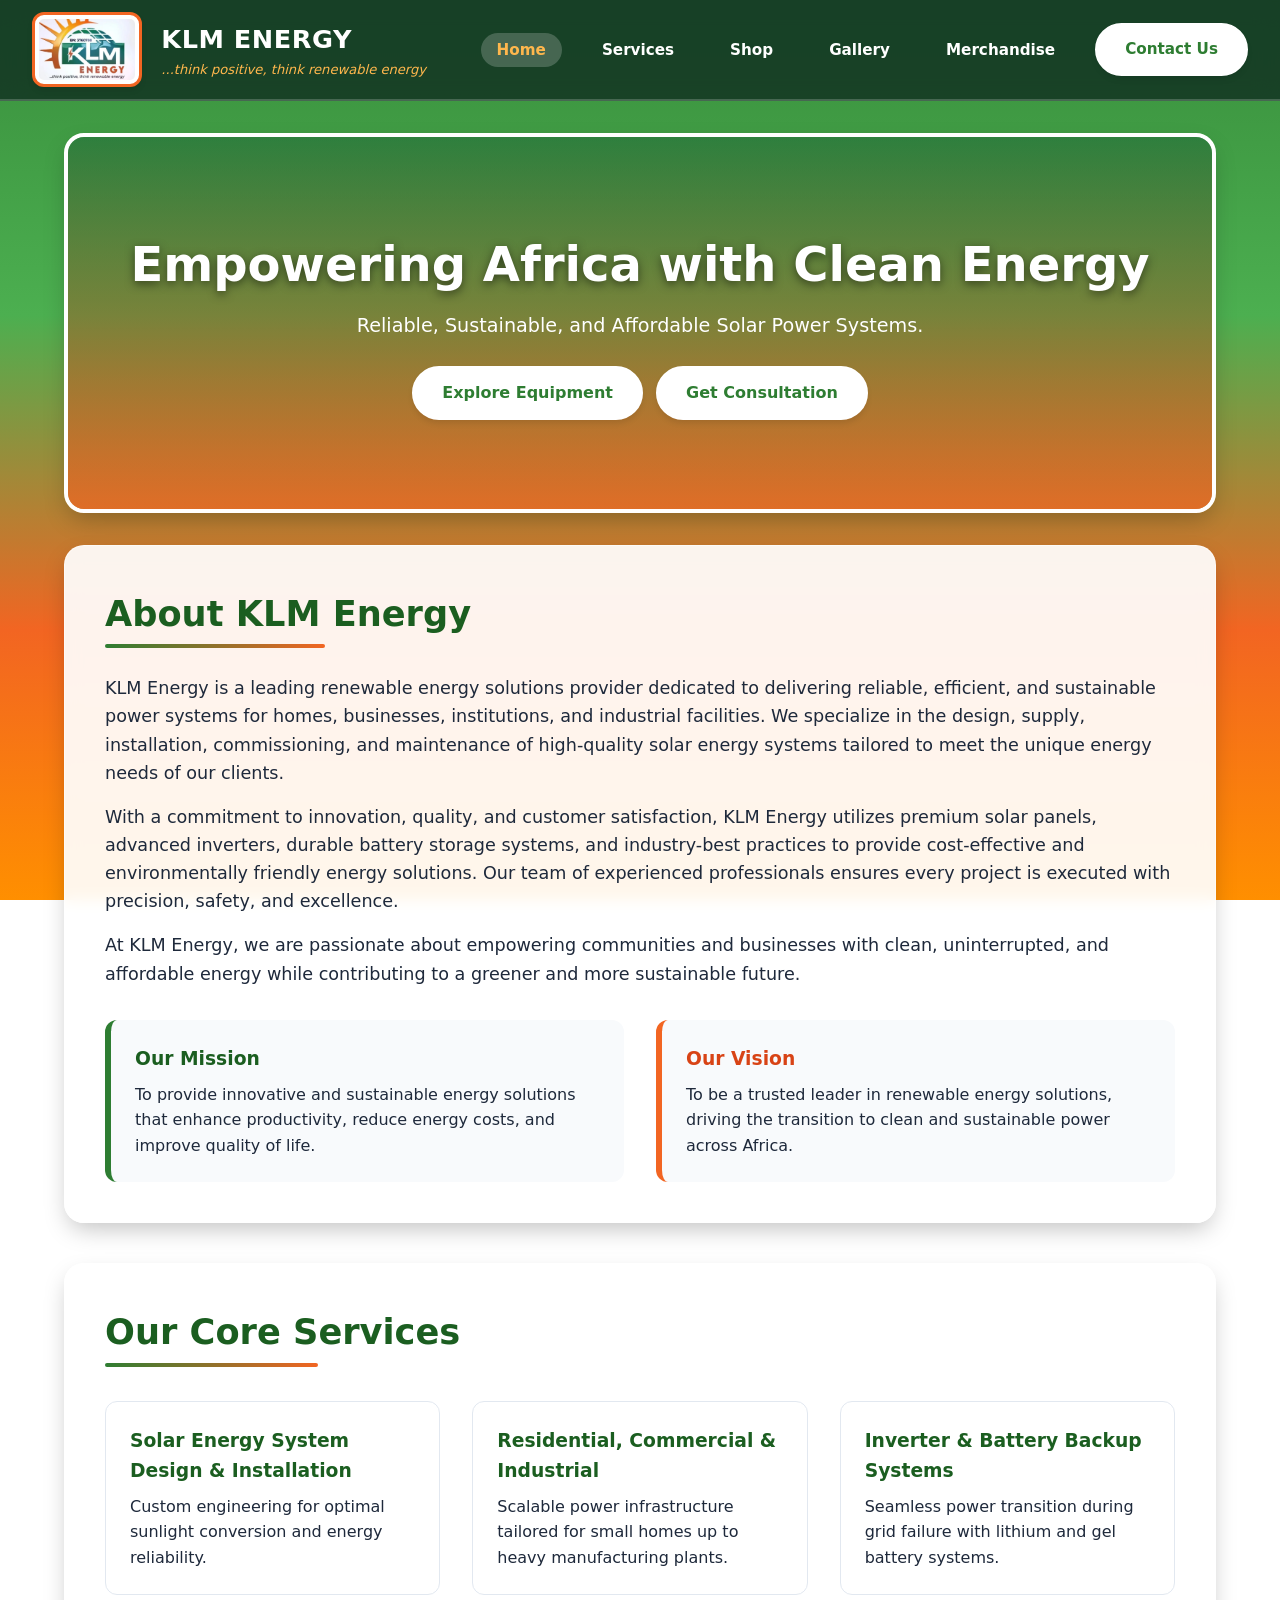
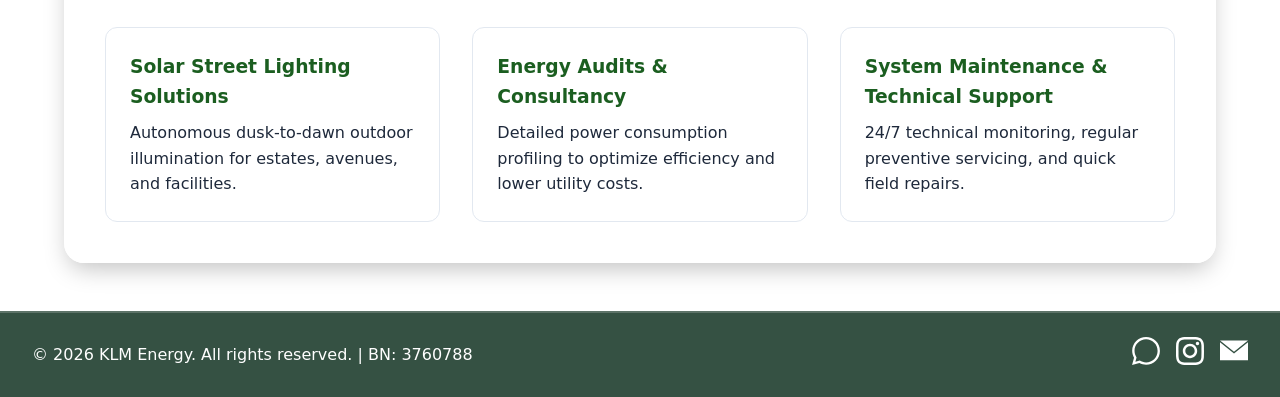
<file: index.html>
<!DOCTYPE html>
<html lang="en">
<head>
  <meta charset="UTF-8">
  <meta name="viewport" content="width=device-width, initial-scale=1.0">
  <title>KLM Energy | Clean & Sustainalble Power Solutions</title>
  <link rel="stylesheet" href="style.css">
</head>
<body>

  <!-- Navigation -->
  <header class="header-nav">
    <a href="index.html" class="brand-container">
      <img src="logo2.jpeg" alt="KLM Energy Logo" class="brand-logo">
      <div>
        <span class="brand-title">KLM ENERGY</span>
        <span class="brand-tagline">...think positive, think renewable energy</span>
      </div>
    </a>
    <ul class="nav-links">
      <li><a href="index.html" class="active">Home</a></li>
      <li><a href="services.html">Services</a></li>
      <li><a href="shop.html">Shop</a></li>
      <li><a href="gallery.html">Gallery</a></li>
      <li><a href="merch.html">Merchandise</a></li>
      <li><a href="contact.html" class="btn-custom">Contact Us</a></li>
    </ul>
  </header>

  <main class="page-container">
    
    <!-- Hero Montage Video Header (Repeats continuously, no controls) -->
    <div class="hero-montage-container">
      <video class="hero-montage-video" autoplay loop muted playsinline>
        <source src="montage.mp4" type="video/mp4">
        Your browser does not support video playback.
      </video>
      <div class="hero-overlay-text">
        <h1>Empowering Africa with Clean Energy</h1>
        <p style="font-size: 1.2rem; margin-top: 0.5rem;">Reliable, Sustainable, and Affordable Solar Power Systems.</p>
        <div style="margin-top: 1.5rem;">
          <a href="shop.html" class="btn-custom">Explore Equipment</a>
          <a href="contact.html" class="btn-custom" style="margin-left: 0.5rem;">Get Consultation</a>
        </div>
      </div>
    </div>

    <!-- About KLM Energy -->
    <section class="card-panel">
      <h2 class="section-title">About KLM Energy</h2>
      <p style="font-size: 1.1rem; margin-top: 1rem;">
        KLM Energy is a leading renewable energy solutions provider dedicated to delivering reliable, efficient, and sustainable power systems for homes, businesses, institutions, and industrial facilities. We specialize in the design, supply, installation, commissioning, and maintenance of high-quality solar energy systems tailored to meet the unique energy needs of our clients.
      </p>
      <p style="font-size: 1.1rem; margin-top: 1rem;">
        With a commitment to innovation, quality, and customer satisfaction, KLM Energy utilizes premium solar panels, advanced inverters, durable battery storage systems, and industry-best practices to provide cost-effective and environmentally friendly energy solutions. Our team of experienced professionals ensures every project is executed with precision, safety, and excellence.
      </p>
      <p style="font-size: 1.1rem; margin-top: 1rem;">
        At KLM Energy, we are passionate about empowering communities and businesses with clean, uninterrupted, and affordable energy while contributing to a greener and more sustainable future.
      </p>

      <div class="grid-2" style="margin-top: 2rem;">
        <div style="background: var(--color-offwhite); padding: 1.5rem; border-radius: 12px; border-left: 6px solid var(--color-green-mid);">
          <h3 style="color: var(--color-green-dark); margin-bottom: 0.5rem;">Our Mission</h3>
          <p>To provide innovative and sustainable energy solutions that enhance productivity, reduce energy costs, and improve quality of life.</p>
        </div>
        <div style="background: var(--color-offwhite); padding: 1.5rem; border-radius: 12px; border-left: 6px solid var(--color-orange-mid);">
          <h3 style="color: var(--color-orange-dark); margin-bottom: 0.5rem;">Our Vision</h3>
          <p>To be a trusted leader in renewable energy solutions, driving the transition to clean and sustainable power across Africa.</p>
        </div>
      </div>
    </section>

    <!-- Our Services Highlight -->
    <section class="card-panel">
      <h2 class="section-title">Our Core Services</h2>
      <div class="grid-3" style="margin-top: 1.5rem;">
        <div class="feature-card-body" style="background: white; border-radius: 12px; border: 1px solid #e2e8f0; padding: 1.5rem;">
          <h3>Solar Energy System Design & Installation</h3>
          <p>Custom engineering for optimal sunlight conversion and energy reliability.</p>
        </div>
        <div class="feature-card-body" style="background: white; border-radius: 12px; border: 1px solid #e2e8f0; padding: 1.5rem;">
          <h3>Residential, Commercial & Industrial</h3>
          <p>Scalable power infrastructure tailored for small homes up to heavy manufacturing plants.</p>
        </div>
        <div class="feature-card-body" style="background: white; border-radius: 12px; border: 1px solid #e2e8f0; padding: 1.5rem;">
          <h3>Inverter & Battery Backup Systems</h3>
          <p>Seamless power transition during grid failure with lithium and gel battery systems.</p>
        </div>
        <div class="feature-card-body" style="background: white; border-radius: 12px; border: 1px solid #e2e8f0; padding: 1.5rem;">
          <h3>Solar Street Lighting Solutions</h3>
          <p>Autonomous dusk-to-dawn outdoor illumination for estates, avenues, and facilities.</p>
        </div>
        <div class="feature-card-body" style="background: white; border-radius: 12px; border: 1px solid #e2e8f0; padding: 1.5rem;">
          <h3>Energy Audits & Consultancy</h3>
          <p>Detailed power consumption profiling to optimize efficiency and lower utility costs.</p>
        </div>
        <div class="feature-card-body" style="background: white; border-radius: 12px; border: 1px solid #e2e8f0; padding: 1.5rem;">
          <h3>System Maintenance & Technical Support</h3>
          <p>24/7 technical monitoring, regular preventive servicing, and quick field repairs.</p>
        </div>
      </div>
    </section>

  </main>

  <footer>
    <p>&copy; 2026 KLM Energy. All rights reserved. | BN: 3760788</p>
    <div class="footer-socials">
      <a href="https://wa.me/2348034713400" target="_blank" title="WhatsApp">
        <svg viewBox="0 0 24 24"><path d="M.057 24l1.687-6.163c-1.041-1.804-1.588-3.849-1.587-5.946.003-6.556 5.338-11.891 11.893-11.891 3.181.001 6.167 1.24 8.413 3.488 2.245 2.248 3.481 5.236 3.48 8.414-.003 6.557-5.338 11.892-11.893 11.892-1.99-.001-3.951-.5-5.688-1.448l-6.305 1.654zm6.597-3.807c1.676.995 3.276 1.591 5.392 1.592 5.448 0 9.886-4.434 9.889-9.885.002-5.462-4.415-9.89-9.881-9.892-5.452 0-9.887 4.434-9.889 9.884-.001 2.225.651 3.891 1.746 5.634l-.999 3.648 3.742-.981z"/></svg>
      </a>
      <a href="https://www.instagram.com/klmenergy?igsh=amdyczJoMjVmbXZp" target="_blank" title="Instagram">
        <svg viewBox="0 0 24 24"><path d="M12 2.163c3.204 0 3.584.012 4.85.07 3.252.148 4.771 1.691 4.919 4.919.058 1.265.069 1.645.069 4.849 0 3.205-.012 3.584-.069 4.849-.149 3.225-1.664 4.771-4.919 4.919-1.266.058-1.644.07-4.85.07-3.204 0-3.584-.012-4.849-.07-3.26-.149-4.771-1.699-4.919-4.92-.058-1.265-.07-1.644-.07-4.849 0-3.204.013-3.583.07-4.849.149-3.227 1.664-4.771 4.919-4.919 1.266-.057 1.645-.069 4.849-.069zm0-2.163c-3.259 0-3.667.014-4.947.072-4.358.2-6.78 2.618-6.98 6.98-.059 1.281-.073 1.689-.073 4.948 0 3.259.014 3.668.072 4.948.2 4.358 2.618 6.78 6.98 6.98 1.281.058 1.689.072 4.948.072 3.259 0 3.668-.014 4.948-.072 4.354-.2 6.782-2.618 6.979-6.98.059-1.28.073-1.689.073-4.948 0-3.259-.014-3.667-.072-4.947-.196-4.354-2.617-6.78-6.979-6.98-1.281-.059-1.69-.073-4.949-.073zm0 5.838c-3.403 0-6.162 2.759-6.162 6.162s2.759 6.163 6.162 6.163 6.162-2.759 6.162-6.163c0-3.403-2.759-6.162-6.162-6.162zm0 10.162c-2.209 0-4-1.79-4-4 0-2.209 1.791-4 4-4s4 1.791 4 4c0 2.21-1.791 4-4 4zm6.406-11.845c-.796 0-1.441.645-1.441 1.44s.645 1.44 1.441 1.44c.795 0 1.439-.645 1.439-1.44s-.644-1.44-1.439-1.44z"/></svg>
      </a>
      <a href="mailto:klmenergy06@gmail.com" title="Email Us">
        <svg viewBox="0 0 24 24"><path d="M12 12.713l-11.985-9.713h23.971l-11.986 9.713zm-12-8.213v15.5h24v-15.5l-12 9.728-12-9.728z"/></svg>
      </a>
    </div>
  </footer>

</body>
</html>
</file>
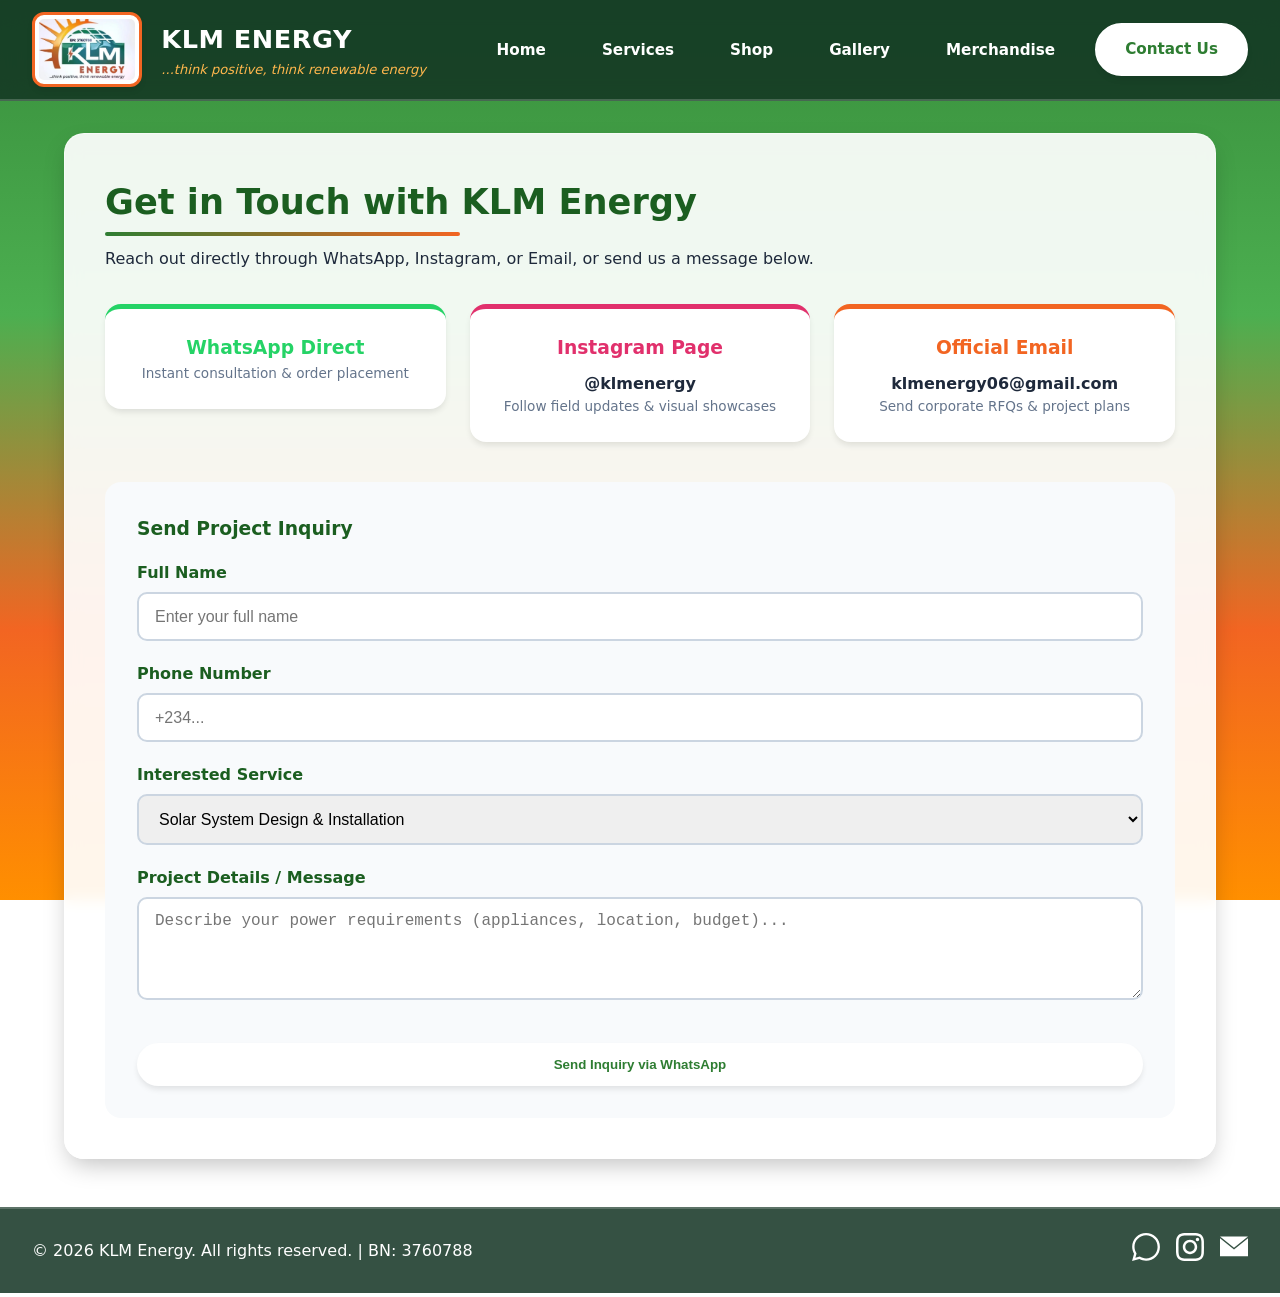
<file: contact.html>
<!DOCTYPE html>
<html lang="en">
<head>
  <meta charset="UTF-8">
  <meta name="viewport" content="width=device-width, initial-scale=1.0">
  <title>KLM Energy | Contact Us</title>
  <link rel="stylesheet" href="style.css">
</head>
<body>

  <header class="header-nav">
    <a href="index.html" class="brand-container">
      <img src="logo2.jpeg" alt="KLM Energy Logo" class="brand-logo">
      <div>
        <span class="brand-title">KLM ENERGY</span>
        <span class="brand-tagline">...think positive, think renewable energy</span>
      </div>
    </a>
    <ul class="nav-links">
      <li><a href="index.html">Home</a></li>
      <li><a href="services.html">Services</a></li>
      <li><a href="shop.html">Shop</a></li>
      <li><a href="gallery.html">Gallery</a></li>
      <li><a href="merch.html">Merchandise</a></li>
      <li><a href="contact.html" class="active btn-custom">Contact Us</a></li>
    </ul>
  </header>

  <main class="page-container">
    <section class="card-panel">
      <h2 class="section-title">Get in Touch with KLM Energy</h2>
      <p style="margin-bottom: 2rem;">Reach out directly through WhatsApp, Instagram, or Email, or send us a message below.</p>

      <!-- Stylish Social Contact Divs -->
      <div class="contact-methods">
        <a href="https://wa.me/2348034713400" target="_blank" style="text-decoration: none; color: inherit;">
          <div class="contact-card" style="border-top-color: #25d366;">
            <h3 style="color: #25d366;">WhatsApp Direct</h3>
            <p style="font-size: 0.85rem; color: #64748b;">Instant consultation & order placement</p>
          </div>
        </a>

        <a href="https://www.instagram.com/klmenergy?igsh=amdyczJoMjVmbXZp" target="_blank" style="text-decoration: none; color: inherit;">
          <div class="contact-card" style="border-top-color: #e1306c;">
            <h3 style="color: #e1306c;">Instagram Page</h3>
            <p style="margin-top: 0.5rem; font-weight: bold;">@klmenergy</p>
            <p style="font-size: 0.85rem; color: #64748b;">Follow field updates & visual showcases</p>
          </div>
        </a>

        <a href="mailto:klmenergy06@gmail.com" style="text-decoration: none; color: inherit;">
          <div class="contact-card" style="border-top-color: var(--color-orange-mid);">
            <h3 style="color: var(--color-orange-mid);">Official Email</h3>
            <p style="margin-top: 0.5rem; font-weight: bold;">klmenergy06@gmail.com</p>
            <p style="font-size: 0.85rem; color: #64748b;">Send corporate RFQs & project plans</p>
          </div>
        </a>
      </div>

      <!-- Enquiry Form directly transmitting content to WhatsApp -->
      <form id="enquiryForm" style="margin-top: 2.5rem; background: var(--color-offwhite); padding: 2rem; border-radius: 16px;">
        <h3 style="color: var(--color-green-dark); margin-bottom: 1rem;">Send Project Inquiry</h3>
        
        <div class="form-group">
          <label for="fullName">Full Name</label>
          <input type="text" id="fullName" class="form-control" placeholder="Enter your full name" required>
        </div>

        <div class="form-group">
          <label for="phone">Phone Number</label>
          <input type="tel" id="phone" class="form-control" placeholder="+234..." required>
        </div>

        <div class="form-group">
          <label for="service">Interested Service</label>
          <select id="service" class="form-control" required>
            <option value="Solar System Design & Installation">Solar System Design & Installation</option>
            <option value="Residential Solar Package">Residential Solar Package</option>
            <option value="Commercial / Industrial Installation">Commercial / Industrial Installation</option>
            <option value="Inverter & Battery Backup">Inverter & Battery Backup</option>
            <option value="Solar Street Lighting">Solar Street Lighting</option>
            <option value="Solar Equipment Purchase">Solar Equipment Purchase</option>
          </select>
        </div>

        <div class="form-group">
          <label for="message">Project Details / Message</label>
          <textarea id="message" rows="4" class="form-control" placeholder="Describe your power requirements (appliances, location, budget)..." required></textarea>
        </div>

        <button type="submit" class="btn-custom" style="width: 100%; justify-content: center; margin-top: 1rem;">
          Send Inquiry via WhatsApp
        </button>
      </form>
    </section>
  </main>

  <footer>
    <p>&copy; 2026 KLM Energy. All rights reserved. | BN: 3760788</p>
    <div class="footer-socials">
      <a href="https://wa.me/2348034713400" target="_blank"><svg viewBox="0 0 24 24"><path d="M.057 24l1.687-6.163c-1.041-1.804-1.588-3.849-1.587-5.946.003-6.556 5.338-11.891 11.893-11.891 3.181.001 6.167 1.24 8.413 3.488 2.245 2.248 3.481 5.236 3.48 8.414-.003 6.557-5.338 11.892-11.893 11.892-1.99-.001-3.951-.5-5.688-1.448l-6.305 1.654zm6.597-3.807c1.676.995 3.276 1.591 5.392 1.592 5.448 0 9.886-4.434 9.889-9.885.002-5.462-4.415-9.89-9.881-9.892-5.452 0-9.887 4.434-9.889 9.884-.001 2.225.651 3.891 1.746 5.634l-.999 3.648 3.742-.981z"/></svg></a>
      <a href="https://www.instagram.com/klmenergy?igsh=amdyczJoMjVmbXZp" target="_blank"><svg viewBox="0 0 24 24"><path d="M12 2.163c3.204 0 3.584.012 4.85.07 3.252.148 4.771 1.691 4.919 4.919.058 1.265.069 1.645.069 4.849 0 3.205-.012 3.584-.069 4.849-.149 3.225-1.664 4.771-4.919 4.919-1.266.058-1.644.07-4.85.07-3.204 0-3.584-.012-4.849-.07-3.26-.149-4.771-1.699-4.919-4.92-.058-1.265-.07-1.644-.07-4.849 0-3.204.013-3.583.07-4.849.149-3.227 1.664-4.771 4.919-4.919 1.266-.057 1.645-.069 4.849-.069zm0-2.163c-3.259 0-3.667.014-4.947.072-4.358.2-6.78 2.618-6.98 6.98-.059 1.281-.073 1.689-.073 4.948 0 3.259.014 3.668.072 4.948.2 4.358 2.618 6.78 6.98 6.98 1.281.058 1.689.072 4.948.072 3.259 0 3.668-.014 4.948-.072 4.354-.2 6.782-2.618 6.979-6.98.059-1.28.073-1.689.073-4.948 0-3.259-.014-3.667-.072-4.947-.196-4.354-2.617-6.78-6.979-6.98-1.281-.059-1.69-.073-4.949-.073zm0 5.838c-3.403 0-6.162 2.759-6.162 6.162s2.759 6.163 6.162 6.163 6.162-2.759 6.162-6.163c0-3.403-2.759-6.162-6.162-6.162zm0 10.162c-2.209 0-4-1.79-4-4 0-2.209 1.791-4 4-4s4 1.791 4 4c0 2.21-1.791 4-4 4zm6.406-11.845c-.796 0-1.441.645-1.441 1.44s.645 1.44 1.441 1.44c.795 0 1.439-.645 1.439-1.44s-.644-1.44-1.439-1.44z"/></svg></a>
      <a href="mailto:klmenergy06@gmail.com"><svg viewBox="0 0 24 24"><path d="M12 12.713l-11.985-9.713h23.971l-11.986 9.713zm-12-8.213v15.5h24v-15.5l-12 9.728-12-9.728z"/></svg></a>
    </div>
  </footer>

  <script>
    document.getElementById('enquiryForm').addEventListener('submit', function(e) {
      e.preventDefault();
      const name = document.getElementById('fullName').value;
      const phone = document.getElementById('phone').value;
      const service = document.getElementById('service').value;
      const msg = document.getElementById('message').value;

      const formattedText = `Hello KLM Energy!%0A%0A*New Website Inquiry*%0A- *Name:* ${encodeURIComponent(name)}%0A- *Phone:* ${encodeURIComponent(phone)}%0A- *Service:* ${encodeURIComponent(service)}%0A- *Details:* ${encodeURIComponent(msg)}`;
      
      window.open(`https://wa.me/2348034713400?text=${formattedText}`, '_blank');
    });
  </script>

</body>
</html>
</file>
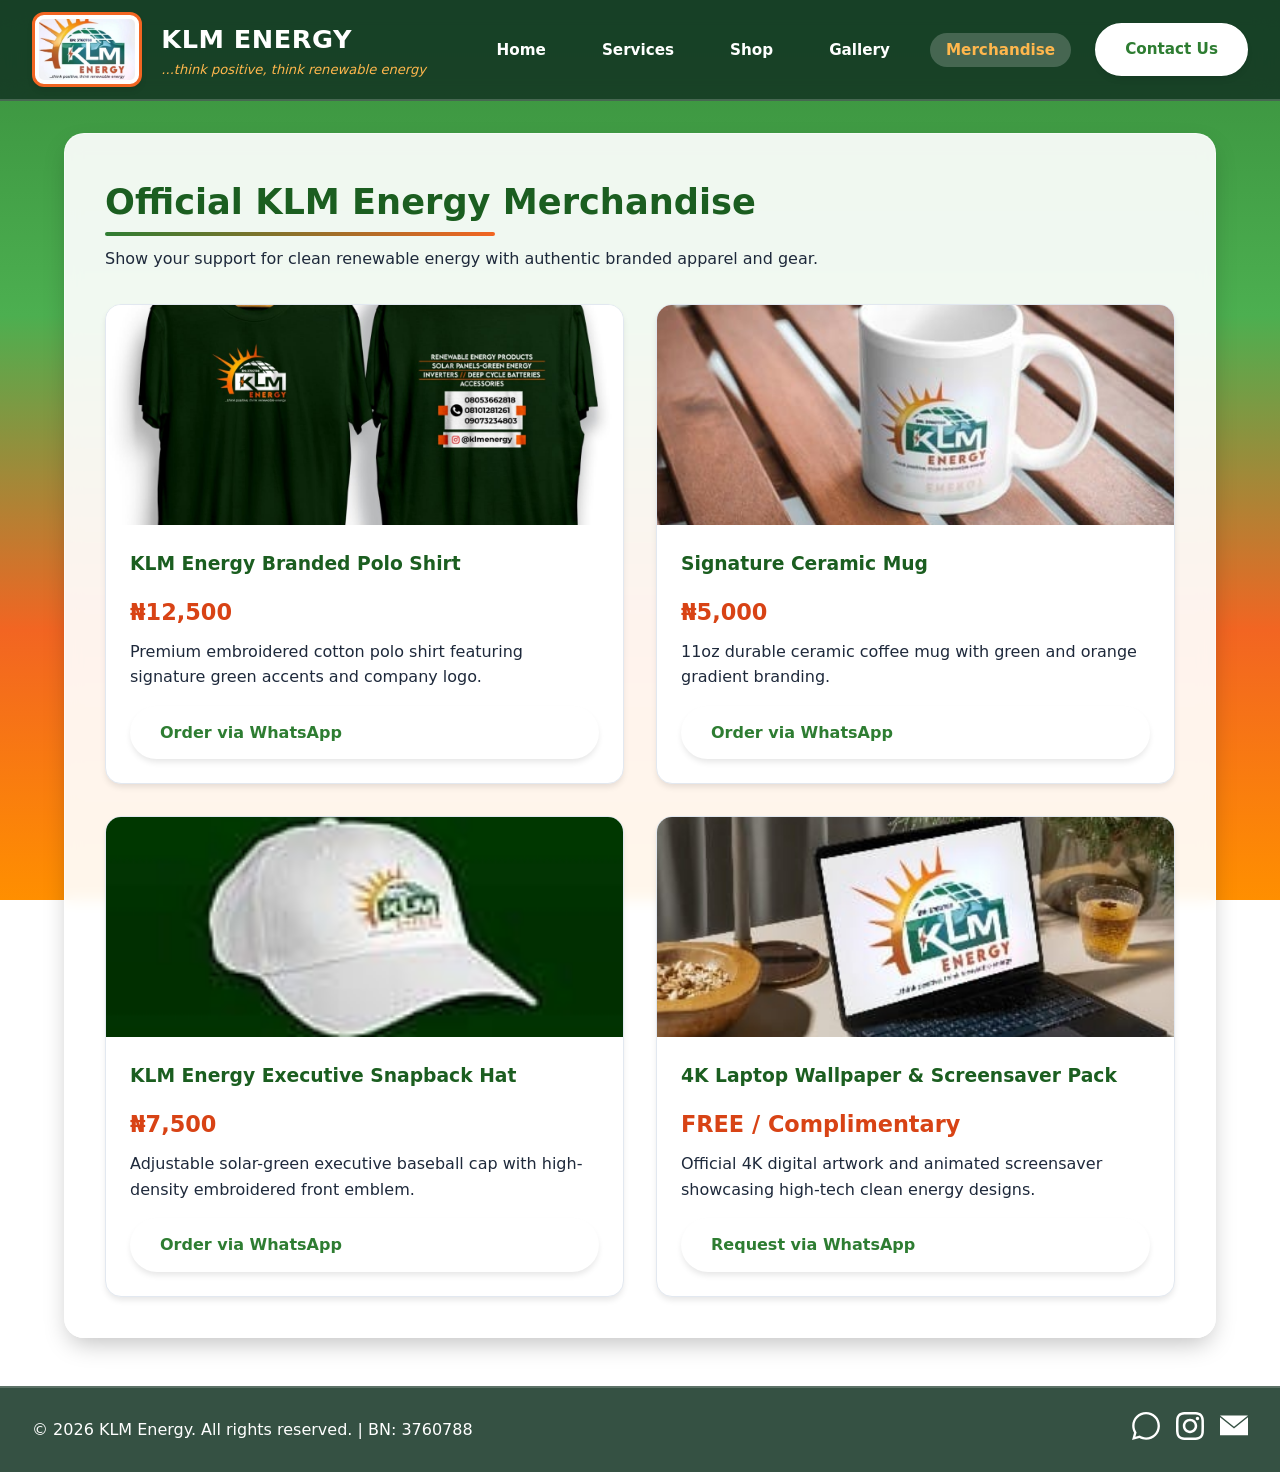
<file: merch.html>
<!DOCTYPE html>
<html lang="en">
<head>
  <meta charset="UTF-8">
  <meta name="viewport" content="width=device-width, initial-scale=1.0">
  <title>KLM Energy | Merchandise</title>
  <link rel="stylesheet" href="style.css">
</head>
<body>

  <header class="header-nav">
    <a href="index.html" class="brand-container">
      <img src="logo2.jpeg" alt="KLM Energy Logo" class="brand-logo">
      <div>
        <span class="brand-title">KLM ENERGY</span>
        <span class="brand-tagline">...think positive, think renewable energy</span>
      </div>
    </a>
    <ul class="nav-links">
      <li><a href="index.html">Home</a></li>
      <li><a href="services.html">Services</a></li>
      <li><a href="shop.html">Shop</a></li>
      <li><a href="gallery.html">Gallery</a></li>
      <li><a href="merch.html" class="active">Merchandise</a></li>
      <li><a href="contact.html" class="btn-custom">Contact Us</a></li>
    </ul>
  </header>

  <main class="page-container">
    <section class="card-panel">
      <h2 class="section-title">Official KLM Energy Merchandise</h2>
      <p style="margin-bottom: 2rem;">Show your support for clean renewable energy with authentic branded apparel and gear.</p>

      <div class="grid-2">
        <!-- Branded Shirt -->
        <div class="feature-card">
          <img src="shirt.jpeg" alt="KLM Energy Polo Shirt">
          <div class="feature-card-body">
            <h3>KLM Energy Branded Polo Shirt</h3>
            <p class="price-tag">₦12,500</p>
            <p>Premium embroidered cotton polo shirt featuring signature green accents and company logo.</p>
            <a href="https://wa.me/2348034713400?text=I%20want%20to%20order%20the%20KLM%20Energy%20Polo%20Shirt" class="btn-custom" style="margin-top: 1rem;">Order via WhatsApp</a>
          </div>
        </div>

        <!-- Signature Mug -->
        <div class="feature-card">
          <img src="mug3.jpeg" alt="KLM Energy Ceramic Mug">
          <div class="feature-card-body">
            <h3>Signature Ceramic Mug</h3>
            <p class="price-tag">₦5,000</p>
            <p>11oz durable ceramic coffee mug with green and orange gradient branding.</p>
            <a href="https://wa.me/2348034713400?text=I%20want%20to%20order%20the%20KLM%20Energy%20Mug" class="btn-custom" style="margin-top: 1rem;">Order via WhatsApp</a>
          </div>
        </div>

        <!-- Branded Hat / Cap -->
        <div class="feature-card">
          <img src="hat.jpeg" alt="KLM Energy Hat">
          <div class="feature-card-body">
            <h3>KLM Energy Executive Snapback Hat</h3>
            <p class="price-tag">₦7,500</p>
            <p>Adjustable solar-green executive baseball cap with high-density embroidered front emblem.</p>
            <a href="https://wa.me/2348034713400?text=I%20want%20to%20order%20the%20KLM%20Energy%20Hat" class="btn-custom" style="margin-top: 1rem;">Order via WhatsApp</a>
          </div>
        </div>

        <!-- Laptop Wallpaper / Screensaver -->
        <div class="feature-card">
          <img src="laptop.jpeg" alt="KLM Digital Wallpaper">
          <div class="feature-card-body">
            <h3>4K Laptop Wallpaper & Screensaver Pack</h3>
            <p class="price-tag">FREE / Complimentary</p>
            <p>Official 4K digital artwork and animated screensaver showcasing high-tech clean energy designs.</p>
            <a href="https://wa.me/2348034713400?text=Please%20send%20me%20the%20free%20KLM%20Energy%204K%20Wallpaper%20Pack" class="btn-custom" style="margin-top: 1rem;">Request via WhatsApp</a>
          </div>
        </div>
      </div>
    </section>
  </main>

  <footer>
    <p>&copy; 2026 KLM Energy. All rights reserved. | BN: 3760788</p>
    <div class="footer-socials">
      <a href="https://wa.me/2348034713400" target="_blank"><svg viewBox="0 0 24 24"><path d="M.057 24l1.687-6.163c-1.041-1.804-1.588-3.849-1.587-5.946.003-6.556 5.338-11.891 11.893-11.891 3.181.001 6.167 1.24 8.413 3.488 2.245 2.248 3.481 5.236 3.48 8.414-.003 6.557-5.338 11.892-11.893 11.892-1.99-.001-3.951-.5-5.688-1.448l-6.305 1.654zm6.597-3.807c1.676.995 3.276 1.591 5.392 1.592 5.448 0 9.886-4.434 9.889-9.885.002-5.462-4.415-9.89-9.881-9.892-5.452 0-9.887 4.434-9.889 9.884-.001 2.225.651 3.891 1.746 5.634l-.999 3.648 3.742-.981z"/></svg></a>
      <a href="https://www.instagram.com/klmenergy?igsh=amdyczJoMjVmbXZp" target="_blank"><svg viewBox="0 0 24 24"><path d="M12 2.163c3.204 0 3.584.012 4.85.07 3.252.148 4.771 1.691 4.919 4.919.058 1.265.069 1.645.069 4.849 0 3.205-.012 3.584-.069 4.849-.149 3.225-1.664 4.771-4.919 4.919-1.266.058-1.644.07-4.85.07-3.204 0-3.584-.012-4.849-.07-3.26-.149-4.771-1.699-4.919-4.92-.058-1.265-.07-1.644-.07-4.849 0-3.204.013-3.583.07-4.849.149-3.227 1.664-4.771 4.919-4.919 1.266-.057 1.645-.069 4.849-.069zm0-2.163c-3.259 0-3.667.014-4.947.072-4.358.2-6.78 2.618-6.98 6.98-.059 1.281-.073 1.689-.073 4.948 0 3.259.014 3.668.072 4.948.2 4.358 2.618 6.78 6.98 6.98 1.281.058 1.689.072 4.948.072 3.259 0 3.668-.014 4.948-.072 4.354-.2 6.782-2.618 6.979-6.98.059-1.28.073-1.689.073-4.948 0-3.259-.014-3.667-.072-4.947-.196-4.354-2.617-6.78-6.979-6.98-1.281-.059-1.69-.073-4.949-.073zm0 5.838c-3.403 0-6.162 2.759-6.162 6.162s2.759 6.163 6.162 6.163 6.162-2.759 6.162-6.163c0-3.403-2.759-6.162-6.162-6.162zm0 10.162c-2.209 0-4-1.79-4-4 0-2.209 1.791-4 4-4s4 1.791 4 4c0 2.21-1.791 4-4 4zm6.406-11.845c-.796 0-1.441.645-1.441 1.44s.645 1.44 1.441 1.44c.795 0 1.439-.645 1.439-1.44s-.644-1.44-1.439-1.44z"/></svg></a>
      <a href="mailto:klmenergy06@gmail.com"><svg viewBox="0 0 24 24"><path d="M12 12.713l-11.985-9.713h23.971l-11.986 9.713zm-12-8.213v15.5h24v-15.5l-12 9.728-12-9.728z"/></svg></a>
    </div>
  </footer>

</body>
</html>
</file>
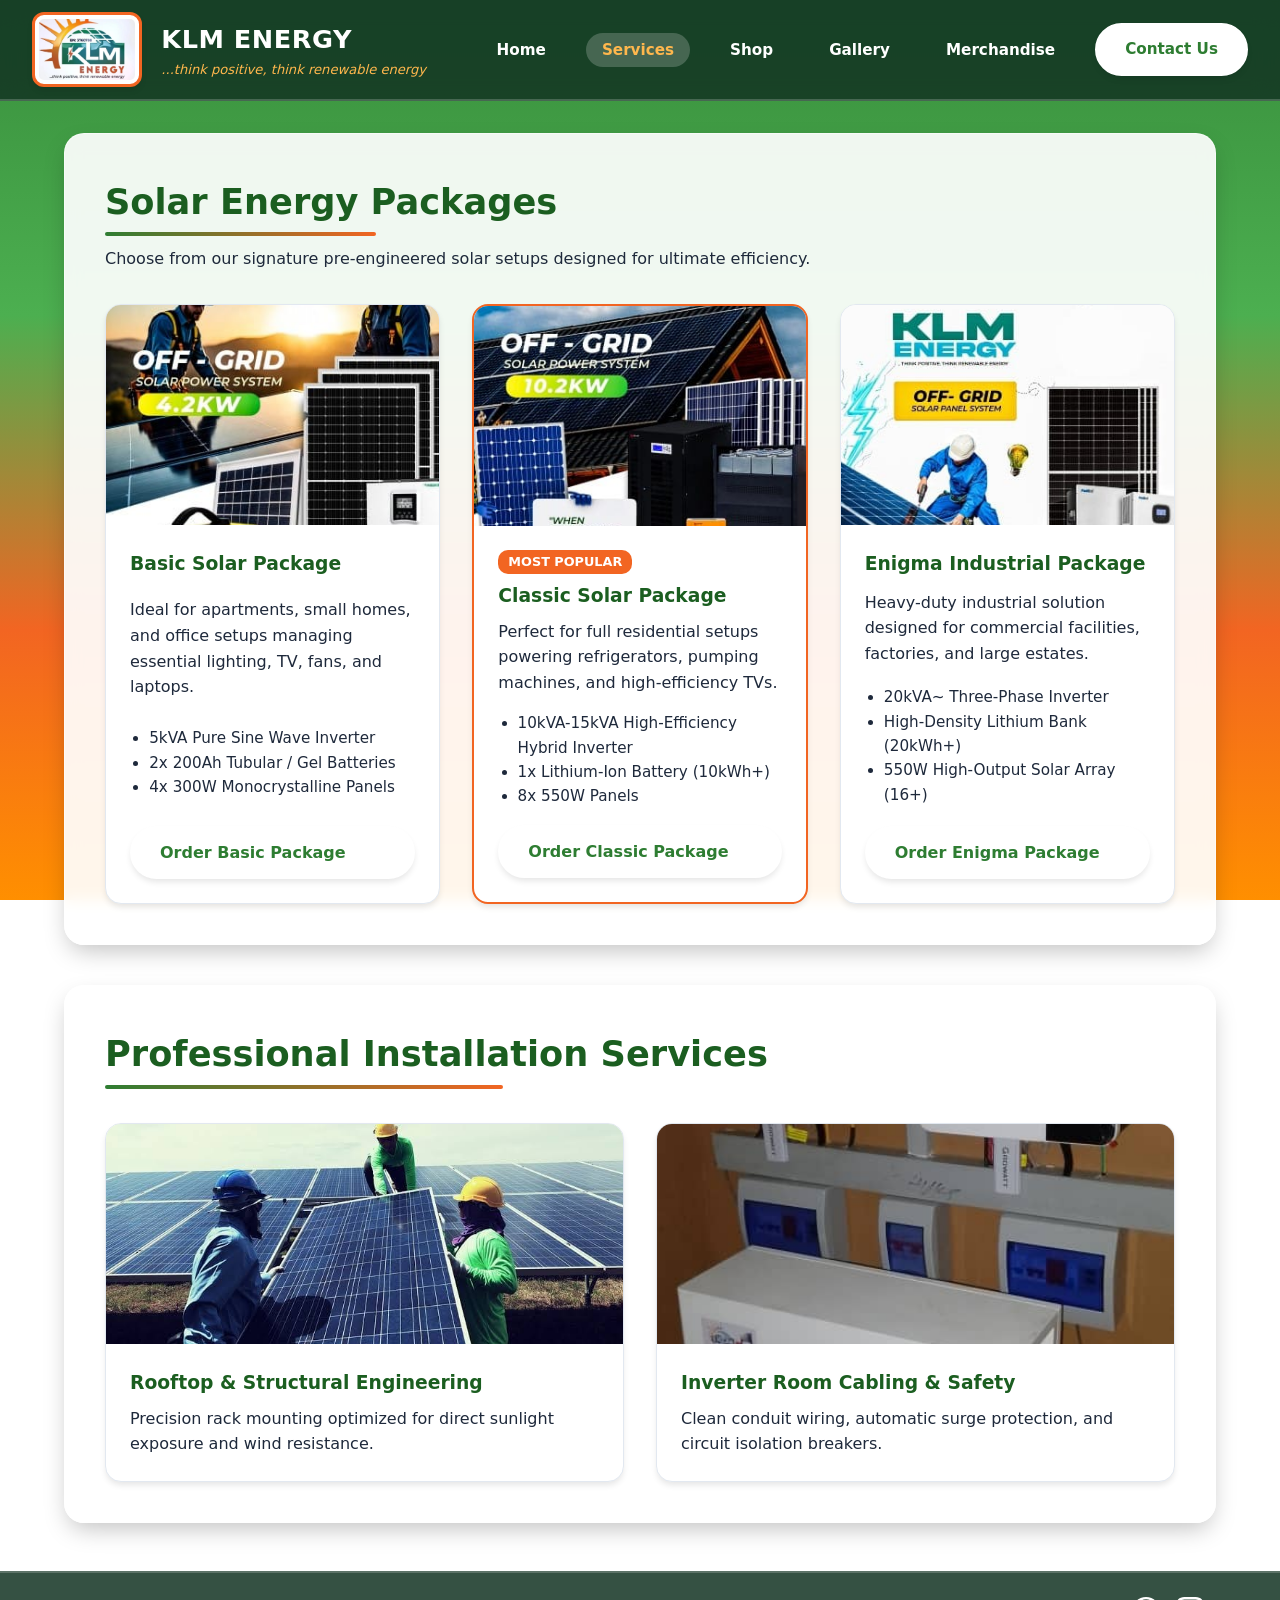
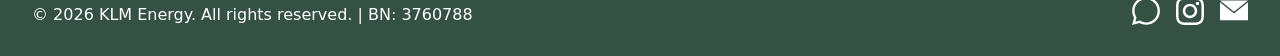
<file: services.html>
<!DOCTYPE html>
<html lang="en">
<head>
  <meta charset="UTF-8">
  <meta name="viewport" content="width=device-width, initial-scale=1.0">
  <title>KLM Energy | Services & Packages</title>
  <link rel="stylesheet" href="style.css">
</head>
<body>

  <header class="header-nav">
    <a href="index.html" class="brand-container">
      <img src="logo2.jpeg" alt="KLM Energy Logo" class="brand-logo">
      <div>
        <span class="brand-title">KLM ENERGY</span>
        <span class="brand-tagline">...think positive, think renewable energy</span>
      </div>
    </a>
    <ul class="nav-links">
      <li><a href="index.html">Home</a></li>
      <li><a href="services.html" class="active">Services</a></li>
      <li><a href="shop.html">Shop</a></li>
      <li><a href="gallery.html">Gallery</a></li>
      <li><a href="merch.html">Merchandise</a></li>
      <li><a href="contact.html" class="btn-custom">Contact Us</a></li>
    </ul>
  </header>

  <main class="page-container">
    <section class="card-panel">
      <h2 class="section-title">Solar Energy Packages</h2>
      <p style="margin-bottom: 2rem;">Choose from our signature pre-engineered solar setups designed for ultimate efficiency.</p>

      <div class="grid-3">
        <!-- Basic Package -->
        <div class="feature-card">
          <img src="off-grid2.jpeg" alt="Basic Off-Grid Package">
          <div class="feature-card-body">
            <h3>Basic Solar Package</h3>
            <p>Ideal for apartments, small homes, and office setups managing essential lighting, TV, fans, and laptops.</p>
            <ul style="margin: 1rem 0 1rem 1.2rem; font-size: 0.95rem;">
              <li>5kVA Pure Sine Wave Inverter</li>
              <li>2x 200Ah Tubular / Gel Batteries</li>
              <li>4x 300W Monocrystalline Panels</li>
            </ul>
            <a href="contact.html?package=Basic" class="btn-custom">Order Basic Package</a>
          </div>
        </div>

        <!-- Classic Package -->
        <div class="feature-card" style="border: 2px solid var(--color-orange-mid);">
          <img src="off-grid1.jpeg" alt="Classic Inverter Package">
          <div class="feature-card-body">
            <span style="background: var(--color-orange-mid); color: white; padding: 2px 10px; border-radius: 10px; font-size: 0.8rem; font-weight: bold; width: fit-content;">MOST POPULAR</span>
            <h3 style="margin-top: 0.4rem;">Classic Solar Package</h3>
            <p>Perfect for full residential setups powering refrigerators, pumping machines, and high-efficiency TVs.</p>
            <ul style="margin: 1rem 0 1rem 1.2rem; font-size: 0.95rem;">
              <li>10kVA-15kVA High-Efficiency Hybrid Inverter</li>
              <li>1x Lithium-Ion Battery (10kWh+)</li>
              <li>8x 550W Panels</li>
            </ul>
            <a href="contact.html?package=Classic" class="btn-custom">Order Classic Package</a>
          </div>
        </div>

        <!-- Enigma Package -->
        <div class="feature-card">
          <img src="off-grid4.jpeg" alt="Enigma Industrial Package">
          <div class="feature-card-body">
            <h3>Enigma Industrial Package</h3>
            <p>Heavy-duty industrial solution designed for commercial facilities, factories, and large estates.</p>
            <ul style="margin: 1rem 0 1rem 1.2rem; font-size: 0.95rem;">
              <li>20kVA~ Three-Phase Inverter</li>
              <li>High-Density Lithium Bank (20kWh+)</li>
              <li>550W High-Output Solar Array (16+) </li>
            </ul>
            <a href="contact.html?package=Enigma" class="btn-custom">Order Enigma Package</a>
          </div>
        </div>
      </div>
    </section>

    <!-- Installation Showcase -->
    <section class="card-panel">
      <h2 class="section-title">Professional Installation Services</h2>
      <div class="grid-2" style="margin-top: 1.5rem;">
        <div class="feature-card">
          <img src="installation.jpeg" alt="Solar Setup Installation">
          <div class="feature-card-body">
            <h3>Rooftop & Structural Engineering</h3>
            <p>Precision rack mounting optimized for direct sunlight exposure and wind resistance.</p>
          </div>
        </div>
        <div class="feature-card">
          <img src="setup4.jpeg" alt="Electrical Wiring Installation">
          <div class="feature-card-body">
            <h3>Inverter Room Cabling & Safety</h3>
            <p>Clean conduit wiring, automatic surge protection, and circuit isolation breakers.</p>
          </div>
        </div>
      </div>
    </section>
  </main>

  <footer>
    <p>&copy; 2026 KLM Energy. All rights reserved. | BN: 3760788</p>
    <div class="footer-socials">
      <a href="https://wa.me/2348034713400" target="_blank"><svg viewBox="0 0 24 24"><path d="M.057 24l1.687-6.163c-1.041-1.804-1.588-3.849-1.587-5.946.003-6.556 5.338-11.891 11.893-11.891 3.181.001 6.167 1.24 8.413 3.488 2.245 2.248 3.481 5.236 3.48 8.414-.003 6.557-5.338 11.892-11.893 11.892-1.99-.001-3.951-.5-5.688-1.448l-6.305 1.654zm6.597-3.807c1.676.995 3.276 1.591 5.392 1.592 5.448 0 9.886-4.434 9.889-9.885.002-5.462-4.415-9.89-9.881-9.892-5.452 0-9.887 4.434-9.889 9.884-.001 2.225.651 3.891 1.746 5.634l-.999 3.648 3.742-.981z"/></svg></a>
      <a href="https://www.instagram.com/klmenergy?igsh=amdyczJoMjVmbXZp" target="_blank"><svg viewBox="0 0 24 24"><path d="M12 2.163c3.204 0 3.584.012 4.85.07 3.252.148 4.771 1.691 4.919 4.919.058 1.265.069 1.645.069 4.849 0 3.205-.012 3.584-.069 4.849-.149 3.225-1.664 4.771-4.919 4.919-1.266.058-1.644.07-4.85.07-3.204 0-3.584-.012-4.849-.07-3.26-.149-4.771-1.699-4.919-4.92-.058-1.265-.07-1.644-.07-4.849 0-3.204.013-3.583.07-4.849.149-3.227 1.664-4.771 4.919-4.919 1.266-.057 1.645-.069 4.849-.069zm0-2.163c-3.259 0-3.667.014-4.947.072-4.358.2-6.78 2.618-6.98 6.98-.059 1.281-.073 1.689-.073 4.948 0 3.259.014 3.668.072 4.948.2 4.358 2.618 6.78 6.98 6.98 1.281.058 1.689.072 4.948.072 3.259 0 3.668-.014 4.948-.072 4.354-.2 6.782-2.618 6.979-6.98.059-1.28.073-1.689.073-4.948 0-3.259-.014-3.667-.072-4.947-.196-4.354-2.617-6.78-6.979-6.98-1.281-.059-1.69-.073-4.949-.073zm0 5.838c-3.403 0-6.162 2.759-6.162 6.162s2.759 6.163 6.162 6.163 6.162-2.759 6.162-6.163c0-3.403-2.759-6.162-6.162-6.162zm0 10.162c-2.209 0-4-1.79-4-4 0-2.209 1.791-4 4-4s4 1.791 4 4c0 2.21-1.791 4-4 4zm6.406-11.845c-.796 0-1.441.645-1.441 1.44s.645 1.44 1.441 1.44c.795 0 1.439-.645 1.439-1.44s-.644-1.44-1.439-1.44z"/></svg></a>
      <a href="mailto:klmenergy06@gmail.com"><svg viewBox="0 0 24 24"><path d="M12 12.713l-11.985-9.713h23.971l-11.986 9.713zm-12-8.213v15.5h24v-15.5l-12 9.728-12-9.728z"/></svg></a>
    </div>
  </footer>

</body>
</html>
</file>
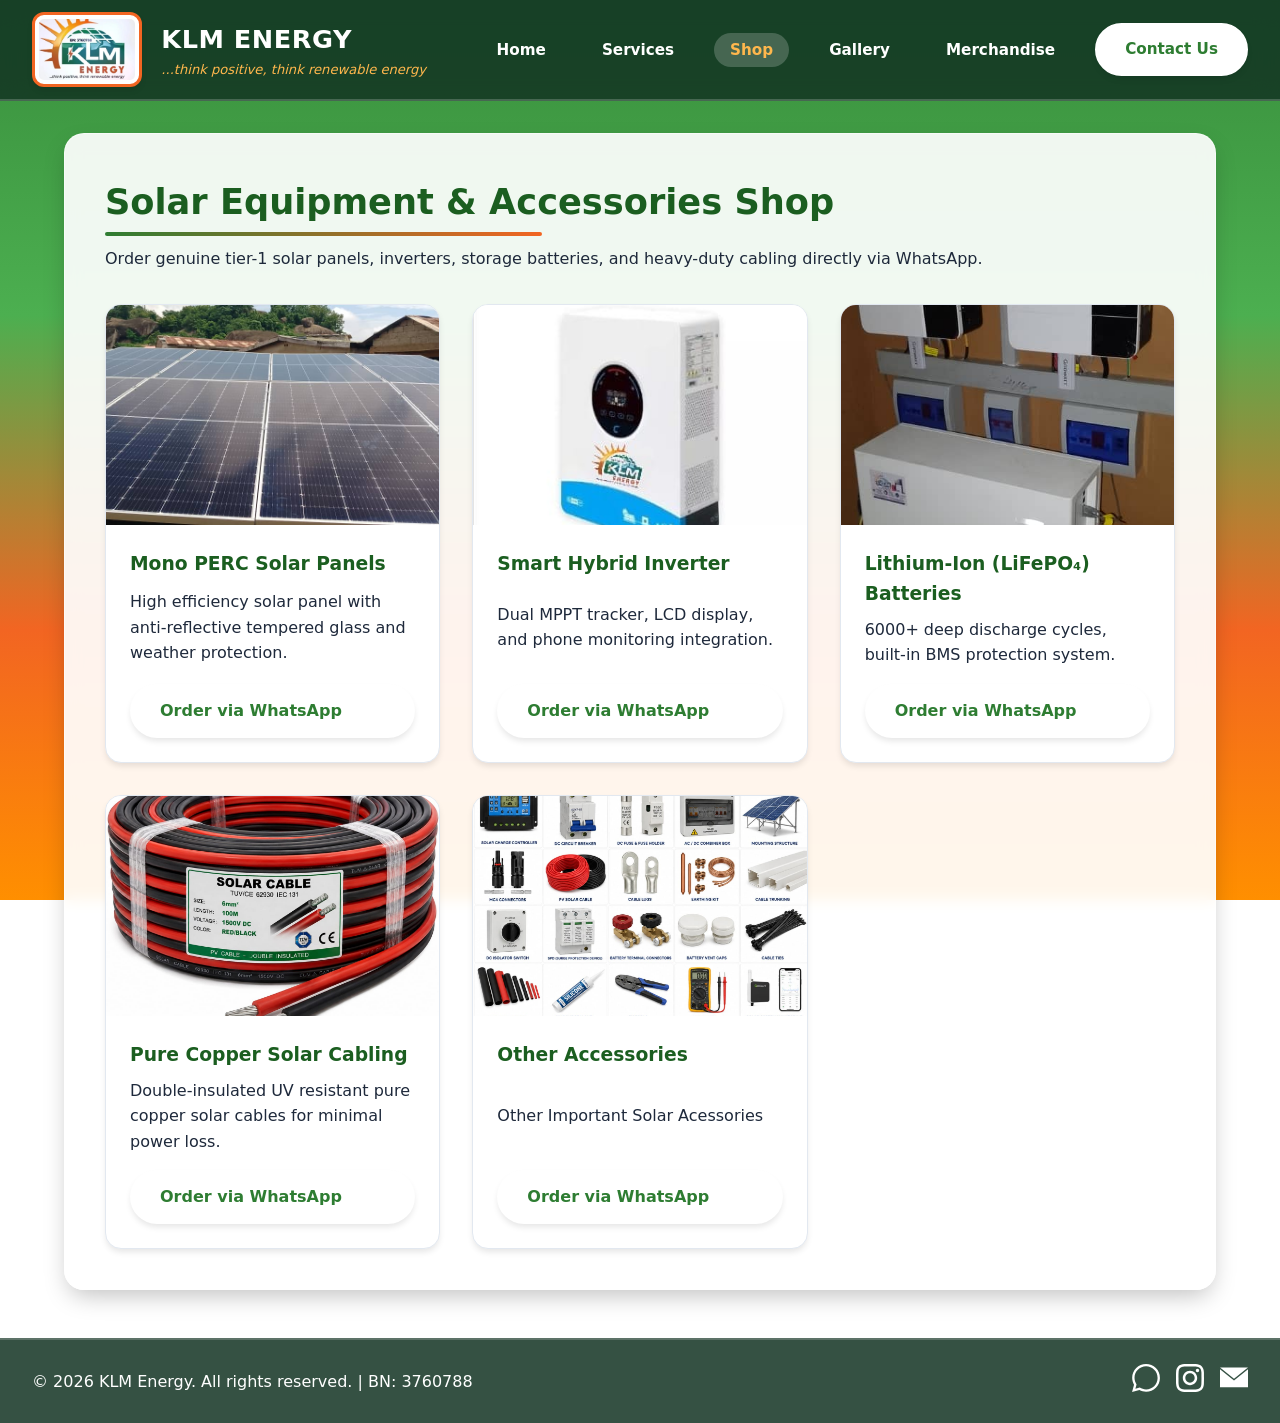
<file: shop.html>
<!DOCTYPE html>
<html lang="en">
<head>
  <meta charset="UTF-8">
  <meta name="viewport" content="width=device-width, initial-scale=1.0">
  <title>KLM Energy | Solar Equipment Shop</title>
  <link rel="stylesheet" href="style.css">
</head>
<body>

  <header class="header-nav">
    <a href="index.html" class="brand-container">
      <img src="logo2.jpeg" alt="KLM Energy Logo" class="brand-logo">
      <div>
        <span class="brand-title">KLM ENERGY</span>
        <span class="brand-tagline">...think positive, think renewable energy</span>
      </div>
    </a>
    <ul class="nav-links">
      <li><a href="index.html">Home</a></li>
      <li><a href="services.html">Services</a></li>
      <li><a href="shop.html" class="active">Shop</a></li>
      <li><a href="gallery.html">Gallery</a></li>
      <li><a href="merch.html">Merchandise</a></li>
      <li><a href="contact.html" class="btn-custom">Contact Us</a></li>
    </ul>
  </header>

  <main class="page-container">
    <section class="card-panel">
      <h2 class="section-title">Solar Equipment & Accessories Shop</h2>
      <p style="margin-bottom: 2rem;">Order genuine tier-1 solar panels, inverters, storage batteries, and heavy-duty cabling directly via WhatsApp.</p>

      <div class="grid-3">
        <!-- Monocrystalline Panels -->
        <div class="feature-card">
          <img src="solarpanel.jpeg" alt="Solar Panels">
          <div class="feature-card-body">
            <h3>Mono PERC Solar Panels</h3>
            <p>High efficiency solar panel with anti-reflective tempered glass and weather protection.</p>
            <a href="https://wa.me/2348034713400?text=I%20want%20to%20buy%20550W%20Solar%20Panels" class="btn-custom" style="margin-top: 1rem;">Order via WhatsApp</a>
          </div>
        </div>

        <!-- Pure Sine Wave Inverters -->
        <div class="feature-card">
          <img src="inverter3.jpeg" alt="Solar Inverters">
          <div class="feature-card-body">
            <h3>Smart Hybrid Inverter</h3>
            <p>Dual MPPT tracker, LCD display, and phone monitoring integration.</p>
            <a href="https://wa.me/2348034713400?text=I%20want%20to%20buy%205.5kW%20Inverter" class="btn-custom" style="margin-top: 1rem;">Order via WhatsApp</a>
          </div>
        </div>

        <!-- Lithium Batteries -->
        <div class="feature-card">
          <img src="setup4.jpeg" alt="Lithium Solar Battery">
          <div class="feature-card-body">
            <h3>Lithium-Ion (LiFePO₄) Batteries</h3>
            <p>6000+ deep discharge cycles, built-in BMS protection system.</p>
            <a href="https://wa.me/2348034713400?text=I%20want%20to%20buy%2010kWh%20Lithium%20Battery" class="btn-custom" style="margin-top: 1rem;">Order via WhatsApp</a>
          </div>
        </div>

        <!-- Solar Cabling & Wires -->
        <div class="feature-card">
          <img src="cable.jpeg" alt="Solar Wires and Accessories">
          <div class="feature-card-body">
            <h3>Pure Copper Solar Cabling</h3>
            <p>Double-insulated UV resistant pure copper solar cables for minimal power loss.</p>
            <a href="https://wa.me/2348034713400?text=I%20want%20to%20buy%20Solar%20Cables" class="btn-custom" style="margin-top: 1rem;">Order via WhatsApp</a>
          </div>
        </div>
          
        <div class="feature-card">
          <img src="accessories.jpeg" alt="Solar Wires and Accessories">
          <div class="feature-card-body">
            <h3>Other Accessories</h3>
            <p>Other Important Solar Acessories</p>
            <a href="https://wa.me/2348034713400?text=I%20want%20to%20buy%20Solar%20Cables" class="btn-custom" style="margin-top: 1rem;">Order via WhatsApp</a>
          </div>
        </div>
          
        </div>
      </div>
    </section>
  </main>

  <footer>
    <p>&copy; 2026 KLM Energy. All rights reserved. | BN: 3760788</p>
    <div class="footer-socials">
      <a href="https://wa.me/2348034713400" target="_blank"><svg viewBox="0 0 24 24"><path d="M.057 24l1.687-6.163c-1.041-1.804-1.588-3.849-1.587-5.946.003-6.556 5.338-11.891 11.893-11.891 3.181.001 6.167 1.24 8.413 3.488 2.245 2.248 3.481 5.236 3.48 8.414-.003 6.557-5.338 11.892-11.893 11.892-1.99-.001-3.951-.5-5.688-1.448l-6.305 1.654zm6.597-3.807c1.676.995 3.276 1.591 5.392 1.592 5.448 0 9.886-4.434 9.889-9.885.002-5.462-4.415-9.89-9.881-9.892-5.452 0-9.887 4.434-9.889 9.884-.001 2.225.651 3.891 1.746 5.634l-.999 3.648 3.742-.981z"/></svg></a>
      <a href="https://www.instagram.com/klmenergy?igsh=amdyczJoMjVmbXZp" target="_blank"><svg viewBox="0 0 24 24"><path d="M12 2.163c3.204 0 3.584.012 4.85.07 3.252.148 4.771 1.691 4.919 4.919.058 1.265.069 1.645.069 4.849 0 3.205-.012 3.584-.069 4.849-.149 3.225-1.664 4.771-4.919 4.919-1.266.058-1.644.07-4.85.07-3.204 0-3.584-.012-4.849-.07-3.26-.149-4.771-1.699-4.919-4.92-.058-1.265-.07-1.644-.07-4.849 0-3.204.013-3.583.07-4.849.149-3.227 1.664-4.771 4.919-4.919 1.266-.057 1.645-.069 4.849-.069zm0-2.163c-3.259 0-3.667.014-4.947.072-4.358.2-6.78 2.618-6.98 6.98-.059 1.281-.073 1.689-.073 4.948 0 3.259.014 3.668.072 4.948.2 4.358 2.618 6.78 6.98 6.98 1.281.058 1.689.072 4.948.072 3.259 0 3.668-.014 4.948-.072 4.354-.2 6.782-2.618 6.979-6.98.059-1.28.073-1.689.073-4.948 0-3.259-.014-3.667-.072-4.947-.196-4.354-2.617-6.78-6.979-6.98-1.281-.059-1.69-.073-4.949-.073zm0 5.838c-3.403 0-6.162 2.759-6.162 6.162s2.759 6.163 6.162 6.163 6.162-2.759 6.162-6.163c0-3.403-2.759-6.162-6.162-6.162zm0 10.162c-2.209 0-4-1.79-4-4 0-2.209 1.791-4 4-4s4 1.791 4 4c0 2.21-1.791 4-4 4zm6.406-11.845c-.796 0-1.441.645-1.441 1.44s.645 1.44 1.441 1.44c.795 0 1.439-.645 1.439-1.44s-.644-1.44-1.439-1.44z"/></svg></a>
      <a href="mailto:klmenergy06@gmail.com"><svg viewBox="0 0 24 24"><path d="M12 12.713l-11.985-9.713h23.971l-11.986 9.713zm-12-8.213v15.5h24v-15.5l-12 9.728-12-9.728z"/></svg></a>
    </div>
  </footer>

</body>
</html>
</file>
<file: style.css>
/* ==========================================
   KLM ENERGY - MODERN BRANDING & STYLESHEET
   Tagline: "...think positive, think renewable energy"
   Registration: BN 3760788
   ========================================== */

:root {
  --color-green-dark: #1b5e20;
  --color-green-mid: #2e7d32;
  --color-green-light: #4caf50;
  --color-green-soft: #81c784;
  
  --color-orange-dark: #d84315;
  --color-orange-mid: #f26522;
  --color-orange-light: #ff8f00;
  --color-orange-soft: #ffb74d;

  --color-white: #ffffff;
  --color-offwhite: #f8fafc;
  --color-glass: rgba(255, 255, 255, 0.15);
  --color-glass-dark: rgba(18, 51, 35, 0.85);

  --shadow-sm: 0 4px 6px -1px rgba(0, 0, 0, 0.1);
  --shadow-lg: 0 10px 25px -5px rgba(0, 0, 0, 0.25);
  --shadow-glow: 0 0 20px rgba(242, 101, 34, 0.4);

  --font-main: 'Segoe UI', system-ui, -apple-system, sans-serif;
}

* {
  margin: 0;
  padding: 0;
  box-sizing: border-box;
}

body {
  font-family: var(--font-main);
  color: #1e293b;
  min-height: 100vh;
  /* Top to Bottom Gradient: Lighter Green fading into Lighter/Brighter Orange */
  background: linear-gradient(180deg, #388e3c 0%, #4caf50 35%, #f26522 70%, #ff8f00 100%);
  background-attachment: fixed;
  line-height: 1.6;
}

/* --- Navigation & Header --- */
.header-nav {
  position: sticky;
  top: 0;
  z-index: 1000;
  background: var(--color-glass-dark);
  backdrop-filter: blur(12px);
  border-bottom: 2px solid rgba(255, 255, 255, 0.2);
  padding: 0.75rem 2rem;
  display: flex;
  align-items: center;
  justify-content: space-between;
}

.brand-container {
  display: flex;
  align-items: center;
  gap: 1.2rem;
  text-decoration: none;
}

.brand-logo {
  height: 75px;
  width: auto;
  border-radius: 12px;
  padding: 4px;
  background: var(--color-white);
  border: 3px solid var(--color-orange-mid);
  box-shadow: var(--shadow-sm);
  transition: transform 0.3s cubic-bezier(0.175, 0.885, 0.32, 1.275), border-color 0.3s ease, box-shadow 0.3s ease;
}

.brand-logo:hover {
  transform: scale(1.08) rotate(-1deg);
  border-color: var(--color-green-light);
  box-shadow: var(--shadow-glow);
}

.brand-title {
  color: var(--color-white);
  font-size: 1.6rem;
  font-weight: 800;
  letter-spacing: 0.5px;
}

.brand-tagline {
  color: var(--color-orange-soft);
  font-size: 0.82rem;
  font-style: italic;
  display: block;
}

.nav-links {
  display: flex;
  list-style: none;
  gap: 1.5rem;
  align-items: center;
}

.nav-links a {
  color: var(--color-white);
  text-decoration: none;
  font-weight: 600;
  font-size: 0.95rem;
  padding: 0.5rem 1rem;
  border-radius: 20px;
  transition: all 0.3s ease;
}

.nav-links a:hover,
.nav-links a.active {
  background: rgba(255, 255, 255, 0.2);
  color: var(--color-orange-soft);
}

/* --- Custom Button Requirement #9 --- */
/* White background with green text until placed on, then green background with white text */
.btn-custom,
button.btn-custom,
a.btn-custom {
  background-color: var(--color-white) !important;
  color: var(--color-green-mid) !important;
  border: 2px solid var(--color-white) !important;
  padding: 0.75rem 1.75rem;
  font-weight: 700;
  border-radius: 30px;
  cursor: pointer;
  text-decoration: none;
  display: inline-flex;
  align-items: center;
  gap: 0.5rem;
  box-shadow: var(--shadow-sm);
  transition: all 0.3s ease-in-out !important;
}

.btn-custom:hover,
.btn-custom:focus,
.btn-custom:active {
  background-color: var(--color-green-mid) !important;
  color: var(--color-white) !important;
  border-color: var(--color-green-mid) !important;
  box-shadow: var(--shadow-lg);
  transform: translateY(-2px);
}

/* --- Layout Containers --- */
.page-container {
  max-width: 1200px;
  margin: 2rem auto;
  padding: 0 1.5rem;
}

.card-panel {
  background: rgba(255, 255, 255, 0.92);
  backdrop-filter: blur(8px);
  border-radius: 20px;
  padding: 2.5rem;
  margin-bottom: 2.5rem;
  box-shadow: var(--shadow-lg);
  border: 1px solid rgba(255, 255, 255, 0.5);
}

.section-title {
  color: var(--color-green-dark);
  font-size: 2.2rem;
  font-weight: 800;
  margin-bottom: 1rem;
  position: relative;
  display: inline-block;
}

.section-title::after {
  content: '';
  position: absolute;
  bottom: -6px;
  left: 0;
  width: 60%;
  height: 4px;
  background: linear-gradient(90deg, var(--color-green-mid), var(--color-orange-mid));
  border-radius: 2px;
}

/* --- Hero & Logo Video Montage --- */
.hero-montage-container {
  position: relative;
  width: 100%;
  height: 380px;
  border-radius: 20px;
  overflow: hidden;
  box-shadow: var(--shadow-lg);
  margin-bottom: 2rem;
  border: 4px solid var(--color-white);
}

.hero-montage-video {
  width: 100%;
  height: 100%;
  object-fit: cover;
  pointer-events: none; /* No control interaction for autoplay repeat montage */
}

.hero-overlay-text {
  position: absolute;
  inset: 0;
  background: linear-gradient(180deg, rgba(18, 83, 51, 0.4) 0%, rgba(242, 101, 34, 0.7) 100%);
  display: flex;
  flex-direction: column;
  justify-content: center;
  align-items: center;
  color: var(--color-white);
  text-align: center;
  padding: 2rem;
}

.hero-overlay-text h1 {
  font-size: 3rem;
  font-weight: 900;
  text-shadow: 0 3px 10px rgba(0,0,0,0.5);
}

/* --- Grids & Cards --- */
.grid-3 {
  display: grid;
  grid-template-columns: repeat(auto-fit, minmax(300px, 1fr));
  gap: 2rem;
}

.grid-2 {
  display: grid;
  grid-template-columns: repeat(auto-fit, minmax(400px, 1fr));
  gap: 2rem;
}

.feature-card {
  background: var(--color-white);
  border-radius: 16px;
  overflow: hidden;
  box-shadow: var(--shadow-sm);
  transition: transform 0.3s ease, box-shadow 0.3s ease;
  border: 1px solid #e2e8f0;
  display: flex;
  flex-direction: column;
}

.feature-card:hover {
  transform: translateY(-6px);
  box-shadow: var(--shadow-lg);
}

.feature-card img {
  width: 100%;
  height: 220px;
  object-fit: cover;
}

.feature-card-body {
  padding: 1.5rem;
  flex-grow: 1;
  display: flex;
  flex-direction: column;
  justify-content: space-between;
}

.feature-card-body h3 {
  color: var(--color-green-dark);
  margin-bottom: 0.5rem;
}

.price-tag {
  color: var(--color-orange-dark);
  font-size: 1.4rem;
  font-weight: 800;
  margin: 0.5rem 0;
}

/* --- Video Gallery Styling --- */
.video-card video {
  width: 100%;
  border-radius: 12px 12px 0 0;
  background: #000;
}

/* --- Contact & Social Elements --- */
.contact-methods {
  display: grid;
  grid-template-columns: repeat(auto-fit, minmax(260px, 1fr));
  gap: 1.5rem;
  margin-bottom: 2rem;
}

.contact-card {
  background: var(--color-white);
  padding: 1.5rem;
  border-radius: 16px;
  text-align: center;
  box-shadow: var(--shadow-sm);
  border-top: 5px solid var(--color-green-mid);
  transition: transform 0.3s ease;
}

.contact-card:hover {
  transform: translateY(-4px);
}

.form-group {
  margin-bottom: 1.25rem;
}

.form-group label {
  display: block;
  font-weight: 700;
  margin-bottom: 0.4rem;
  color: var(--color-green-dark);
}

.form-control {
  width: 100%;
  padding: 0.85rem 1rem;
  border-radius: 10px;
  border: 2px solid #cbd5e1;
  font-size: 1rem;
  transition: border-color 0.3s ease;
}

.form-control:focus {
  outline: none;
  border-color: var(--color-orange-mid);
}

/* --- Footer --- */
footer {
  background: var(--color-glass-dark);
  backdrop-filter: blur(10px);
  color: var(--color-white);
  padding: 1.5rem 2rem;
  display: flex;
  justify-content: space-between;
  align-items: center;
  flex-wrap: wrap;
  border-top: 2px solid rgba(255, 255, 255, 0.2);
  margin-top: 3rem;
}

.footer-socials {
  display: flex;
  gap: 1rem;
  align-items: center;
}

.footer-socials a svg {
  width: 28px;
  height: 28px;
  fill: var(--color-white);
  transition: fill 0.3s ease, transform 0.3s ease;
}

.footer-socials a:hover svg {
  fill: var(--color-orange-soft);
  transform: scale(1.15);
}

/* Mobile Responsive */
@media (max-width: 768px) {
  .header-nav {
    flex-direction: column;
    gap: 1rem;
  }
  .nav-links {
    flex-wrap: wrap;
    justify-content: center;
  }
  .hero-overlay-text h1 {
    font-size: 2rem;
  }
  footer {
    flex-direction: column;
    gap: 1rem;
    text-align: center;
  }
}
</file>
